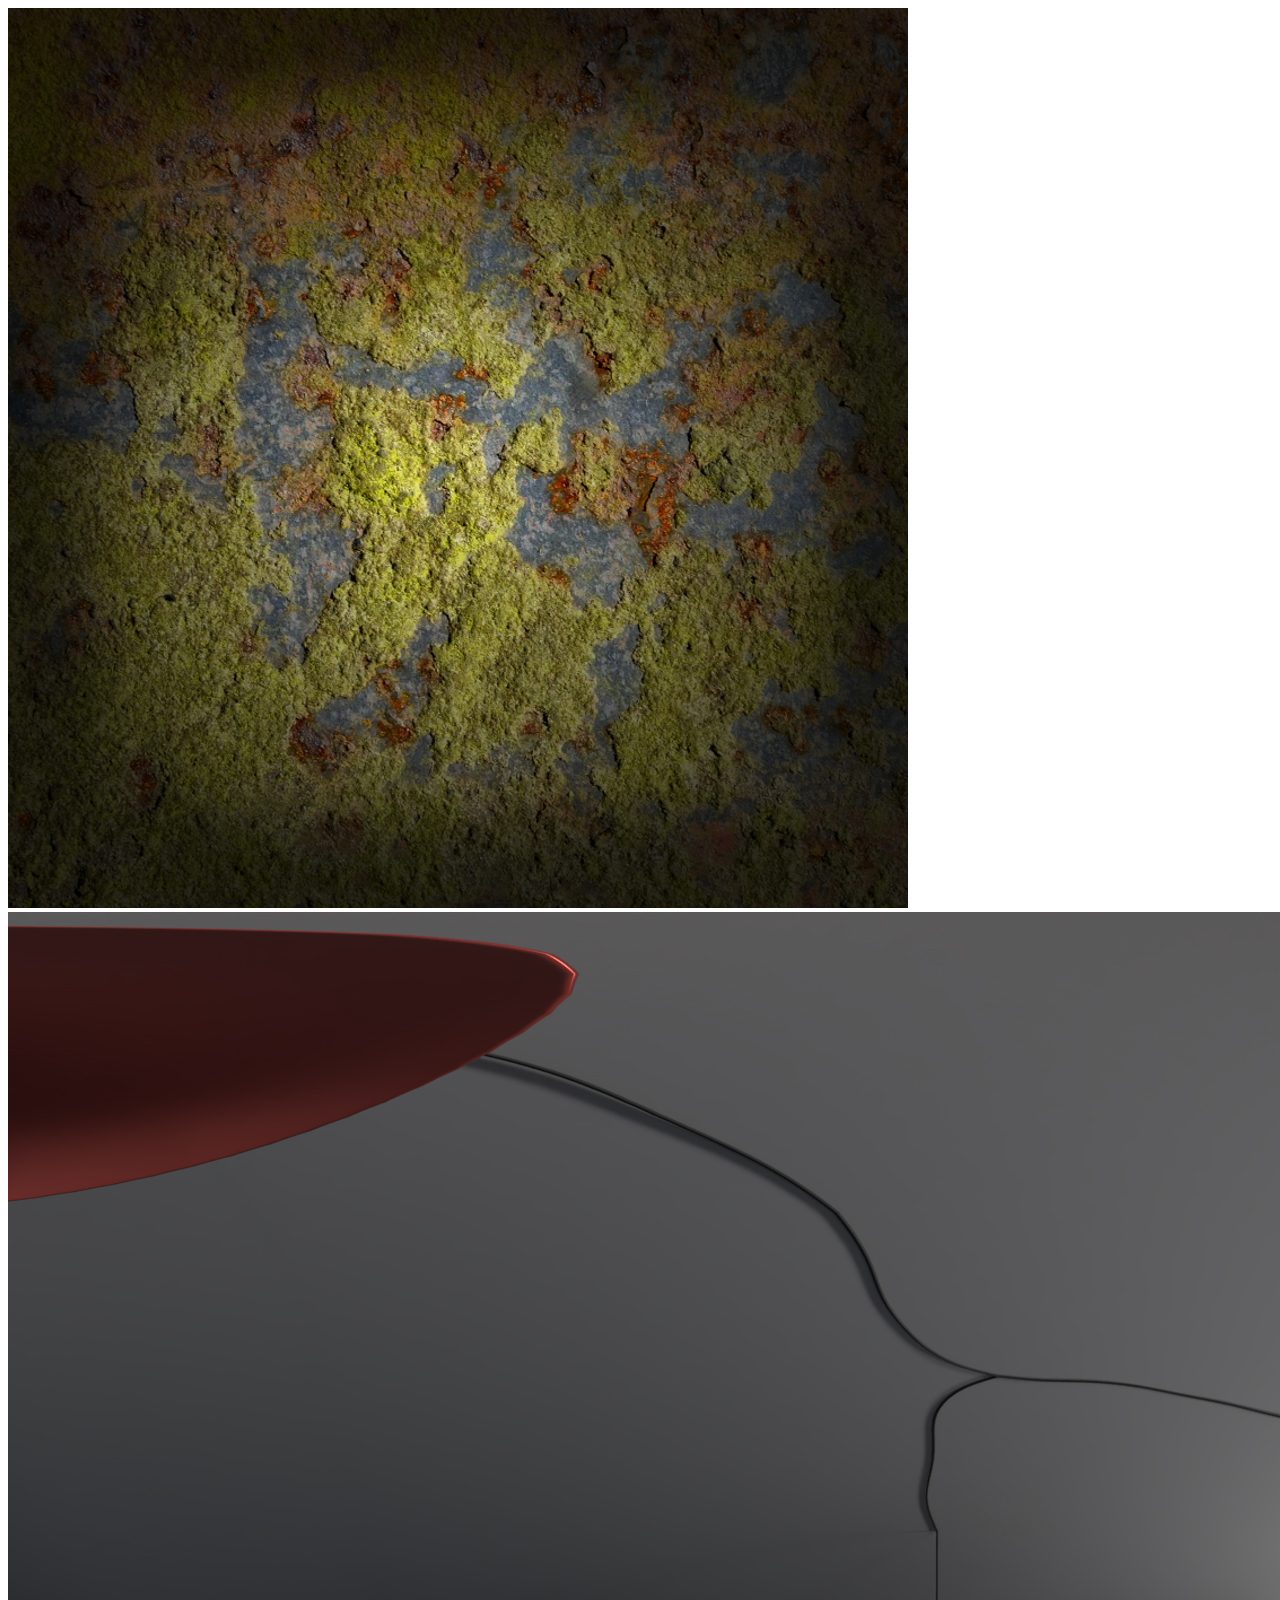
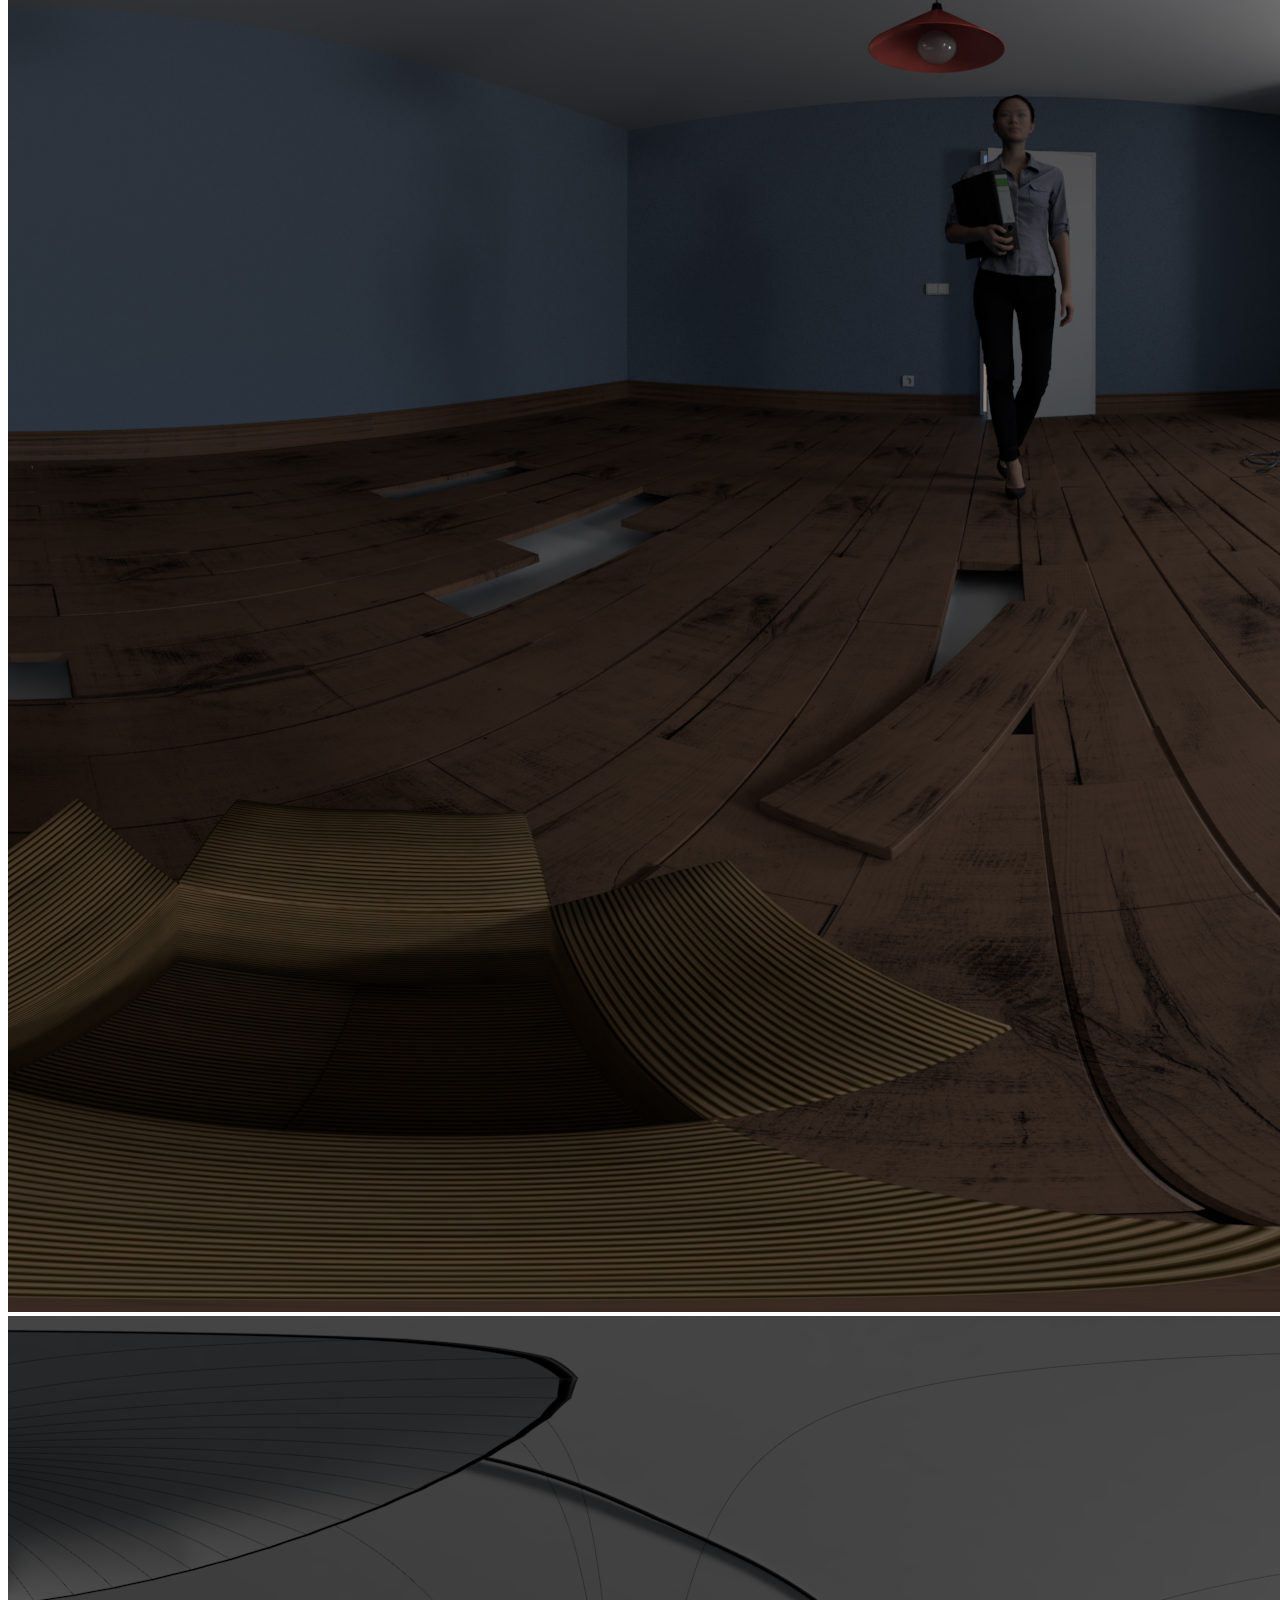
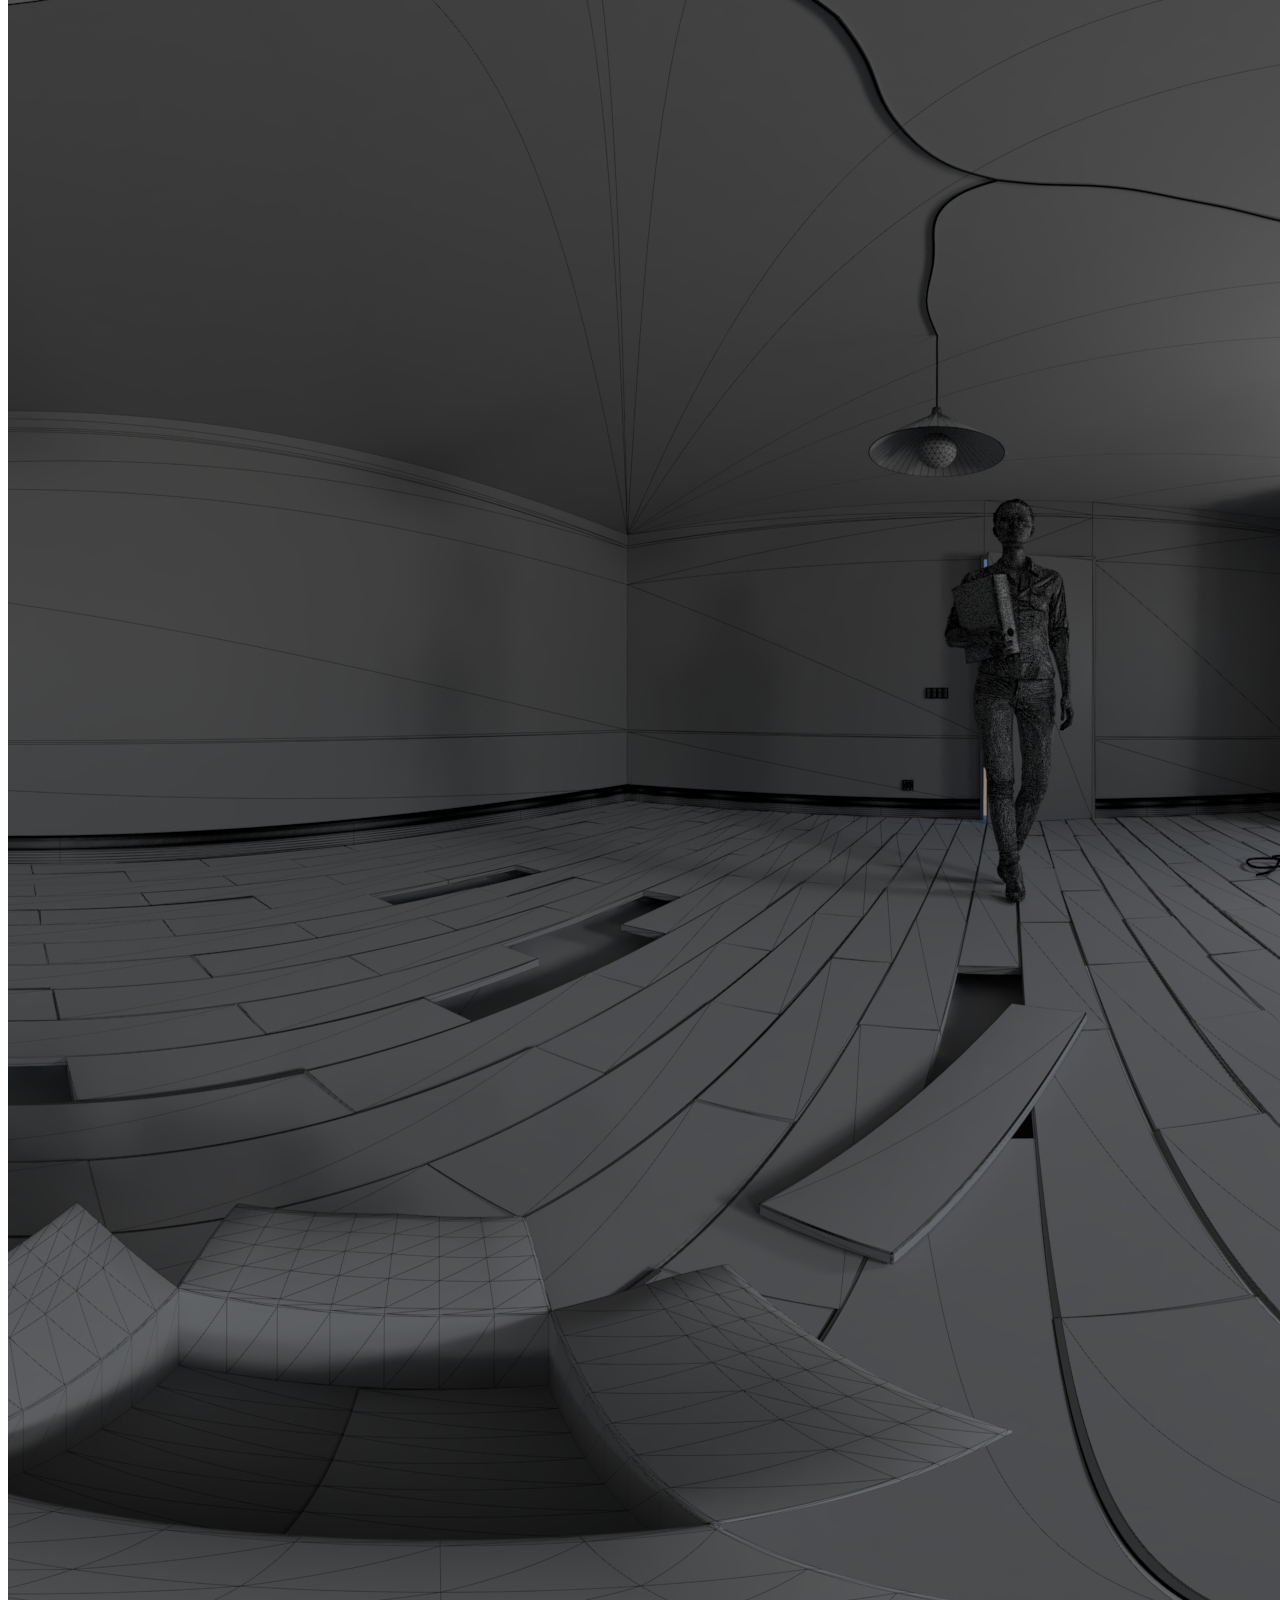
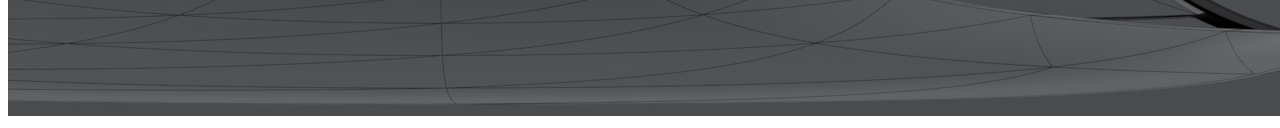
<file: escena02.html>
﻿<!DOCTYPE html>
<html>
<head>
    <!--
       En esta escena tratamos de jugar con los conceptos de virtualidad y realidad, para mostrar cómo lo que parecería real
       puede tener un origen totalmente sintético que, sin embargo, recurre a elementos reales.

       Alternamos dos imágenes sintéticas elaboradas con 3DS Max y el motor de render Arnold.

       - La primera trata de simular la realidad desde la virtualidad a través de una imagen sintética fotorrealista.
       - La segunda revela el origen sintético de la imagen mostrando todos los elementos con una textura "wireframe".
       - Ambas utilizan como fondo una imagen 360 real descargada de https://www.hdri-hub.com que se muestra tal cual en todos los casos

       Para producir las imágenes que se cargan en el componente a-frame se ha utilizado una cámara esférica virtual
       proporcionada por el motor Arnold.

       Finalmente, el resultado se integra en un entorno de realidad mixta como A-Framey conservamos otro elemento virtual como es
       el cubo texturizado que se propone en el tutorial.

       ** Nota:

       La escena de la habitación forma parte de los tutoriales de Arnold (https://www.arnoldrenderer.com/arnold/). Se ha texturizado y modifcado
       para la PEC.

       El modelo de la mujer en la habitación se ha descargado de https://www.hdri-hub.com con materiales de V-Ray y se ha retexturizado para
       que funcione con Arnold.
    -->
    <meta charset="utf-8" />
    <title>Realidad Virtual - PEC3 - Escena 360</title>
    <!--Aframe versión 8.-->
    <script src="https://aframe.io/releases/0.8.2/aframe.min.js"></script>
    <script>
        AFRAME.registerComponent('set-image', {
            init: function () {
                var el = this.el;
                var isWireframe = false;
                //Cada 5 segundos, cambiamos la imagen del componente a-sky
                setInterval(function () {
                    var imageToLoad = null;
                    if (isWireframe) {
                        imageToLoad = "#room";
                    }
                    else {
                        imageToLoad = "#room1";
                    }
                    // Cambiamos la imagen 360 de a-sky
                    el.setAttribute('material', 'src', imageToLoad);
                    isWireframe = !isWireframe;
                }, 5000);
            }
        });
    </script>
</head>
<body>
    <a-scene>
        <a-assets>
            <img id="texturaOxid" src="recursos/img/oxid.png">
            <img id="room" src="recursos/img/test360.jpg">
            <img id="room1" src="recursos/img/test360_01.png">
        </a-assets>
        <a-sky id="image-360" radius="80" src="#room" set-image></a-sky>
        
        <a-camera>
        </a-camera>
        
        <a-box position="-8 0 -2" rotation="0 30 45" scale="2 2 2" src="#texturaOxid">
            <a-animation attribute="position" direction="alternate" dur="2000" repeat="indefinite" to="-8 1 -3"></a-animation>
            <a-animation scale="rotation" begin="mouseenter" dur="300" to="360 45 45"></a-animation>
        </a-box>
    </a-scene>
</body>
</html>
</file>
